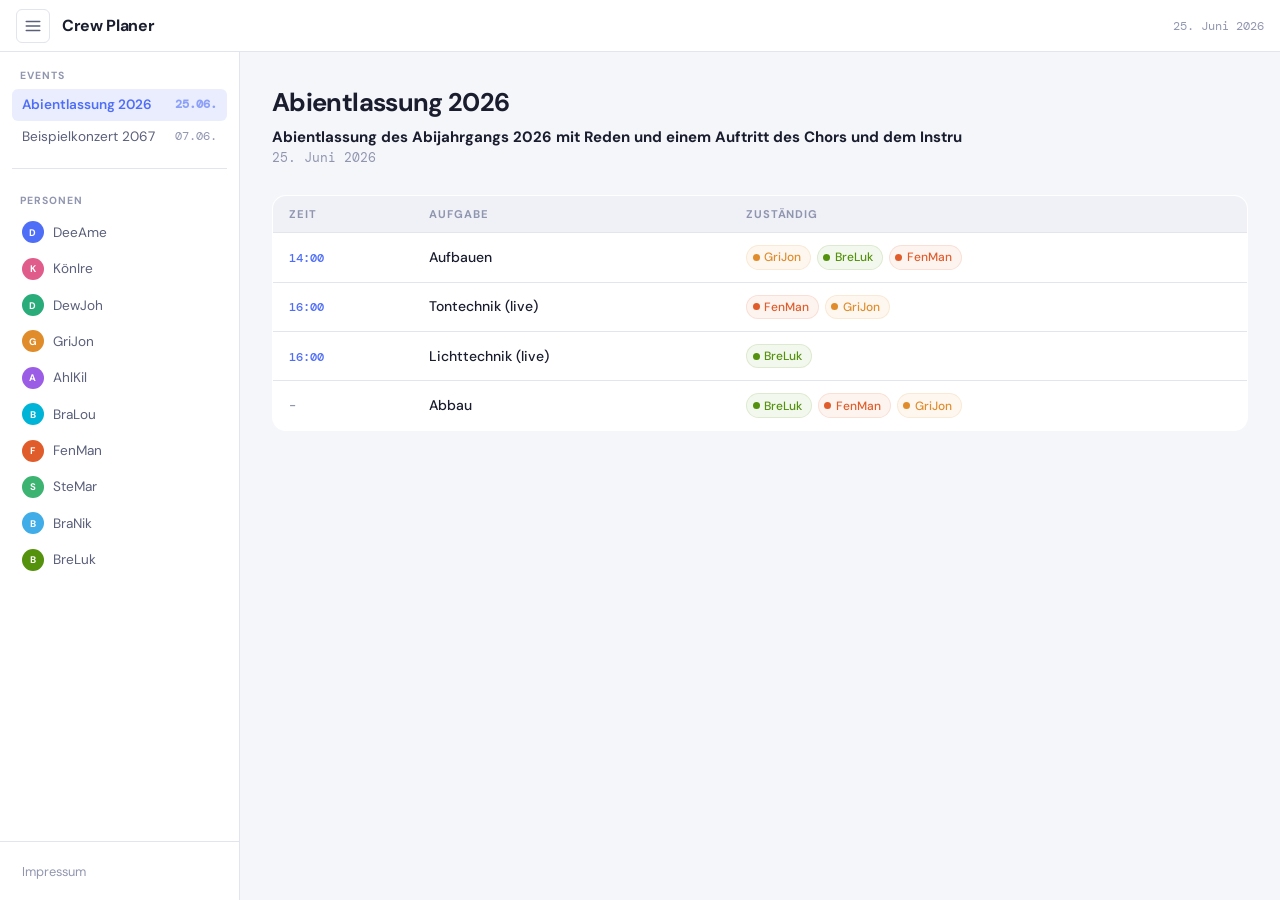
<file: index.html>
<!DOCTYPE html>
<html lang="de">
<head>
  <meta charset="UTF-8">
  <meta name="viewport" content="width=device-width, initial-scale=1.0">
  <title>FRG Event Plan</title>
  <link rel="preconnect" href="https://fonts.googleapis.com">
  <link rel="preconnect" href="https://fonts.gstatic.com" crossorigin>
  <link href="https://fonts.googleapis.com/css2?family=DM+Sans:wght@400;500;600;700&family=DM+Mono:wght@400;500&display=swap" rel="stylesheet">
  <link rel="stylesheet" href="style.css">
</head>
<body>
<div class="app">

  <!-- Header -->
  <header class="header">
    <button class="header-toggle" id="toggleSidebar" aria-label="Sidebar ein-/ausblenden">
      <svg viewBox="0 0 24 24" fill="none" stroke="currentColor" stroke-width="2" stroke-linecap="round">
        <line x1="3" y1="6" x2="21" y2="6"/>
        <line x1="3" y1="12" x2="21" y2="12"/>
        <line x1="3" y1="18" x2="21" y2="18"/>
      </svg>
    </button>
    <span class="header-title">Crew Planer</span>
    <span class="header-subtitle" id="headerMeta"></span>
  </header>

  <div class="body">

    <!-- Sidebar -->
    <nav class="sidebar" id="sidebar">

      <div class="sidebar-section">
        <div class="sidebar-label">Events</div>
        <div id="sidebarEvents"><p class="state-loading">Lädt…</p></div>
      </div>

      <div class="sidebar-divider"></div>

      <div class="sidebar-section">
        <div class="sidebar-label">Personen</div>
        <div id="sidebarPersons"><p class="state-loading">Lädt…</p></div>
      </div>

      <!-- Footer: Platz für Impressum etc. -->
      <div class="sidebar-footer">
        <a href="impressum.html" class="sidebar-btn">
          <span>Impressum</span>
        </a>
      </div>

    </nav>

    <!-- Main content area -->
    <main class="main" id="main">
      <div class="state-empty">
        <h3>Event auswählen</h3>
        <p>Wähle ein Event oder eine Person aus der Sidebar.</p>
      </div>
    </main>

  </div>
</div>

<script>
/* ── State ─────────────────────────────────────────── */
let data = null;
let sidebarOpen = true;
let activeEventId = null;
let activePersonId = null;

/* ── Boot ───────────────────────────────────────────── */
async function boot() {
  try {
    const res = await fetch('./data.json');
    if (!res.ok) throw new Error('HTTP ' + res.status);
    data = await res.json();
    buildSidebar();
    if (data.events.length > 0) showEvent(data.events[0].id);
  } catch (e) {
    document.getElementById('main').innerHTML =
      `<div class="state-error">Fehler beim Laden der data.json: ${e.message}</div>`;
  }
}

/* ── Sidebar ────────────────────────────────────────── */
function buildSidebar() {
  // Events
  document.getElementById('sidebarEvents').innerHTML = data.events.map(ev => `
    <button class="sidebar-btn" id="sb-ev-${ev.id}" onclick="showEvent('${ev.id}')">
      <span style="flex:1;overflow:hidden;text-overflow:ellipsis;white-space:nowrap">${ev.name}</span>
      <span class="sb-date">${formatDateShort(ev.date)}</span>
    </button>
  `).join('');

  // Persons
  document.getElementById('sidebarPersons').innerHTML = data.persons.map(p => `
    <button class="sidebar-btn" id="sb-p-${p.id}" onclick="showPerson('${p.id}')">
      <div class="sb-avatar" style="background:${p.color}">${initials(p.name)}</div>
      <span>${p.name}</span>
    </button>
  `).join('');
}

function setActive(elId) {
  document.querySelectorAll('.sidebar-btn').forEach(b => b.classList.remove('active'));
  const el = document.getElementById(elId);
  if (el) el.classList.add('active');
}

/* ── Toggle sidebar ─────────────────────────────────── */
document.getElementById('toggleSidebar').addEventListener('click', () => {
  sidebarOpen = !sidebarOpen;
  document.getElementById('sidebar').classList.toggle('collapsed', !sidebarOpen);
});

/* ── Event view ─────────────────────────────────────── */
function showEvent(id) {
  activeEventId = id;
  activePersonId = null;
  setActive('sb-ev-' + id);

  const ev = data.events.find(e => e.id === id);
  if (!ev) return;

  document.getElementById('headerMeta').textContent = formatDateLong(ev.date);

  const rows = ev.assignments.map(a => {
    const task = data.tasks.find(t => t.id === a.taskId);
    const chips = a.persons.map(pid => {
      const p = data.persons.find(x => x.id === pid);
      if (!p) return '';
      return `<button class="person-chip"
          style="color:${p.color};border-color:${p.color}22;background:${p.color}11"
          onclick="showPerson('${p.id}')"
          title="${p.name} – Profil anzeigen">
        <span class="person-chip-dot" style="background:${p.color}"></span>
        ${p.name}
      </button>`;
    }).join('');

    const timeCell = a.time
      ? `<span class="task-time">${a.time}</span>`
      : `<span class="task-time" style="color:var(--text-dim)">–</span>`;

    return `<tr>
      <td>${timeCell}</td>
      <td><span class="task-name">${task ? task.label : a.taskId}</span></td>
      <td><div class="person-chips">${chips}</div></td>
    </tr>`;
  }).join('');

  document.getElementById('main').innerHTML = `
    <div class="event-header">
      <h1>${ev.name}</h1>
      <h4>${ev.desc}</h4>
      <div class="event-date">${formatDateLong(ev.date)}</div>
    </div>

    <table class="task-table">
      <thead>
        <tr>
          <th>Zeit</th>
          <th>Aufgabe</th>
          <th>Zuständig</th>
        </tr>
      </thead>
      <tbody>${rows}</tbody>
    </table>
  `;

  // On mobile: close sidebar after selection
  if (window.innerWidth <= 680) {
    sidebarOpen = false;
    document.getElementById('sidebar').classList.add('collapsed');
  }
}

/* ── Person profile view ────────────────────────────── */
function showPerson(id) {
  activePersonId = id;
  setActive('sb-p-' + id);

  const person = data.persons.find(p => p.id === id);
  if (!person) return;

  // Count events this person is in
  const eventCount = data.events.filter(ev =>
    ev.assignments.some(a => a.persons.includes(id))
  ).length;

  document.getElementById('headerMeta').textContent = `${eventCount} Event${eventCount !== 1 ? 's' : ''}`;

  // Build per-event blocks
  const eventBlocks = data.events.map(ev => {
    const myTasks = ev.assignments.filter(a => a.persons.includes(id));
    if (myTasks.length === 0) return '';

    const taskRows = myTasks.map(a => {
      const task = data.tasks.find(t => t.id === a.taskId);
      const timeClass = a.time ? '' : ' no-time';
      const timeLabel = a.time ? a.time : '–';
      return `<div class="profile-task-row">
        <span class="profile-task-time${timeClass}">${timeLabel}</span>
        <span class="profile-task-label">${task ? task.label : a.taskId}</span>
      </div>`;
    }).join('');

    return `<div class="profile-event-block">
      <div class="profile-event-name">${ev.name} · ${formatDateLong(ev.date)}</div>
      <div class="profile-task-list">${taskRows}</div>
    </div>`;
  }).join('');

  const hasAnyTask = data.events.some(ev =>
    ev.assignments.some(a => a.persons.includes(id))
  );

  document.getElementById('main').innerHTML = `
    <div class="profile-header">
      <div class="profile-avatar" style="background:${person.color}">${initials(person.name)}</div>
      <div>
        <div class="profile-name">${person.name}</div>
        <div class="profile-meta">${eventCount} Event${eventCount !== 1 ? 's' : ''} eingeplant</div>
      </div>
      ${activeEventId ? `<button class="profile-back" onclick="showEvent('${activeEventId}')">← Zurück</button>` : ''}
    </div>

    ${hasAnyTask
      ? eventBlocks
      : '<p class="profile-no-tasks">Keine Aufgaben eingetragen.</p>'}
  `;

  if (window.innerWidth <= 680) {
    sidebarOpen = false;
    document.getElementById('sidebar').classList.add('collapsed');
  }
}

/* ── Helpers ─────────────────────────────────────────── */
function initials(name) {
  return name.split(' ').map(p => p[0]).join('').toUpperCase().slice(0, 2);
}

function formatDateShort(str) {
  const d = new Date(str + 'T00:00:00');
  return d.toLocaleDateString('de-DE', { day: '2-digit', month: '2-digit' });
}

function formatDateLong(str) {
  const d = new Date(str + 'T00:00:00');
  return d.toLocaleDateString('de-DE', { day: 'numeric', month: 'long', year: 'numeric' });
}

/* ── Start ───────────────────────────────────────────── */
boot();
</script>
</body>
</html>
</file>
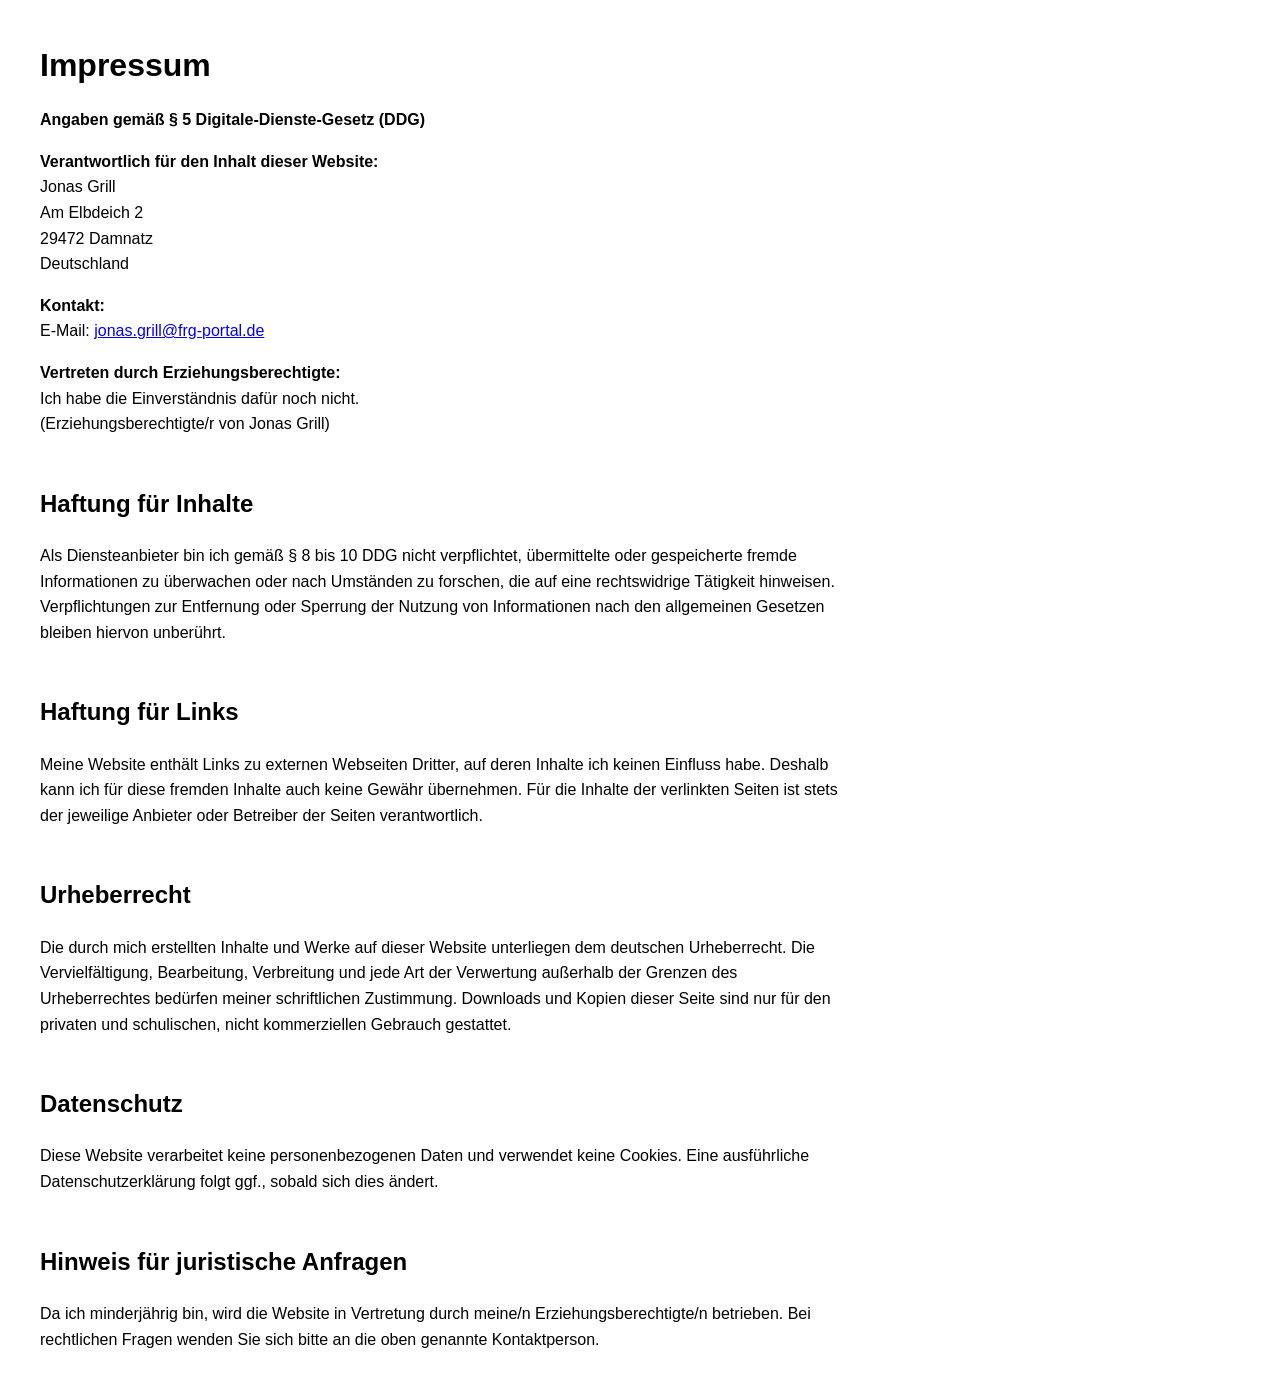
<file: impressum.html>
<!DOCTYPE html>
<html lang="de">
<head>
  <meta charset="UTF-8">
  <meta name="viewport" content="width=device-width, initial-scale=1.0">
  <title>Impressum</title>
  <style>
    body {
      font-family: sans-serif;
      margin: 40px;
      max-width: 800px;
      line-height: 1.6;
    }
    h1 {
      font-size: 2em;
      margin-bottom: 0.5em;
    }
    h2 {
      margin-top: 2em;
    }
  </style>
</head>
<body>

  <h1>Impressum</h1>

  <p><strong>Angaben gemäß § 5 Digitale-Dienste-Gesetz (DDG)</strong></p>

  <p><strong>Verantwortlich für den Inhalt dieser Website:</strong><br>
  Jonas Grill<br>
  Am Elbdeich 2<br>
  29472 Damnatz<br>
  Deutschland</p>

  <p><strong>Kontakt:</strong><br>
  E-Mail: <a href="mailto:jonas.grill@frg-portal.de">jonas.grill@frg-portal.de</a></p>

  <p><strong>Vertreten durch Erziehungsberechtigte:</strong><br>
  Ich habe die Einverständnis dafür noch nicht.<br>
  (Erziehungsberechtigte/r von Jonas Grill)</p>

  <h2>Haftung für Inhalte</h2>
  <p>
    Als Diensteanbieter bin ich gemäß § 8 bis 10 DDG nicht verpflichtet, übermittelte oder gespeicherte fremde Informationen zu überwachen
    oder nach Umständen zu forschen, die auf eine rechtswidrige Tätigkeit hinweisen. Verpflichtungen zur Entfernung oder Sperrung der Nutzung
    von Informationen nach den allgemeinen Gesetzen bleiben hiervon unberührt.
  </p>

  <h2>Haftung für Links</h2>
  <p>
    Meine Website enthält Links zu externen Webseiten Dritter, auf deren Inhalte ich keinen Einfluss habe.
    Deshalb kann ich für diese fremden Inhalte auch keine Gewähr übernehmen. Für die Inhalte der verlinkten Seiten
    ist stets der jeweilige Anbieter oder Betreiber der Seiten verantwortlich.
  </p>

  <h2>Urheberrecht</h2>
  <p>
    Die durch mich erstellten Inhalte und Werke auf dieser Website unterliegen dem deutschen Urheberrecht.
    Die Vervielfältigung, Bearbeitung, Verbreitung und jede Art der Verwertung außerhalb der Grenzen des Urheberrechtes
    bedürfen meiner schriftlichen Zustimmung. Downloads und Kopien dieser Seite sind nur für den privaten und schulischen,
    nicht kommerziellen Gebrauch gestattet.
  </p>

  <h2>Datenschutz</h2>
  <p>
    Diese Website verarbeitet keine personenbezogenen Daten und verwendet keine Cookies.
    Eine ausführliche Datenschutzerklärung folgt ggf., sobald sich dies ändert.
  </p>

  <h2>Hinweis für juristische Anfragen</h2>
  <p>
    Da ich minderjährig bin, wird die Website in Vertretung durch meine/n Erziehungsberechtigte/n betrieben.
    Bei rechtlichen Fragen wenden Sie sich bitte an die oben genannte Kontaktperson.
  </p>

</body>
</html>
</file>
<file: style.css>
/* ── Reset & base ──────────────────────────────────── */
*, *::before, *::after { box-sizing: border-box; margin: 0; padding: 0; }

:root {
  --indigo:      #4f6ef7;
  --indigo-dim:  rgba(79,110,247,0.12);
  --indigo-mid:  rgba(79,110,247,0.25);

  --bg:          #f5f6fa;
  --surface:     #ffffff;
  --surface-2:   #f0f1f7;

  --border:      #e2e4ee;
  --border-mid:  #c8cbdc;

  --text:        #1a1d2e;
  --text-muted:  #5a5f7a;
  --text-dim:    #9196b0;

  --radius-sm:   6px;
  --radius-md:   10px;
  --radius-lg:   14px;

  --sidebar-w:   240px;
  --header-h:    52px;
}

body {
  font-family: 'DM Sans', sans-serif;
  background: var(--bg);
  color: var(--text);
  min-height: 100vh;
  font-size: 15px;
  line-height: 1.5;
}

button { cursor: pointer; font-family: inherit; }
a { color: inherit; text-decoration: none; }

/* ── Layout shell ──────────────────────────────────── */
.app { display: flex; flex-direction: column; min-height: 100vh; }

/* ── Header ────────────────────────────────────────── */
.header {
  height: var(--header-h);
  background: var(--surface);
  border-bottom: 1px solid var(--border);
  display: flex;
  align-items: center;
  padding: 0 1rem;
  gap: 0.75rem;
  position: sticky;
  top: 0;
  z-index: 100;
}

.header-toggle {
  background: none;
  border: 1px solid var(--border);
  border-radius: var(--radius-sm);
  width: 34px; height: 34px;
  display: flex; align-items: center; justify-content: center;
  color: var(--text-muted);
  flex-shrink: 0;
  transition: background 0.15s, border-color 0.15s;
}
.header-toggle:hover { background: var(--surface-2); border-color: var(--border-mid); }
.header-toggle svg { width: 18px; height: 18px; }

.header-title {
  font-size: 1rem;
  font-weight: 700;
  letter-spacing: -0.02em;
  color: var(--text);
}

.header-subtitle {
  font-size: 0.75rem;
  color: var(--text-dim);
  font-family: 'DM Mono', monospace;
  margin-left: auto;
}

/* ── Body (sidebar + main) ─────────────────────────── */
.body {
  display: flex;
  flex: 1;
  overflow: hidden;
  position: relative;
}

/* ── Sidebar ───────────────────────────────────────── */
.sidebar {
  width: var(--sidebar-w);
  background: var(--surface);
  border-right: 1px solid var(--border);
  display: flex;
  flex-direction: column;
  overflow-y: auto;
  flex-shrink: 0;
  transition: transform 0.22s ease, width 0.22s ease;
}

.sidebar.collapsed {
  transform: translateX(calc(-1 * var(--sidebar-w)));
  width: 0;
  overflow: hidden;
  border-right: none;
}

.sidebar-section { padding: 1rem 0.75rem 0.5rem; }

.sidebar-label {
  font-size: 0.65rem;
  font-weight: 700;
  text-transform: uppercase;
  letter-spacing: 0.1em;
  color: var(--text-dim);
  padding: 0 0.5rem;
  margin-bottom: 0.35rem;
}

.sidebar-btn {
  display: flex;
  align-items: center;
  gap: 0.6rem;
  width: 100%;
  background: none;
  border: none;
  border-radius: var(--radius-sm);
  padding: 0.45rem 0.6rem;
  color: var(--text-muted);
  font-size: 0.85rem;
  text-align: left;
  transition: background 0.13s, color 0.13s;
  white-space: nowrap;
  overflow: hidden;
}
.sidebar-btn:hover { background: var(--surface-2); color: var(--text); }
.sidebar-btn.active {
  background: var(--indigo-dim);
  color: var(--indigo);
  font-weight: 600;
}

.sidebar-btn .sb-dot {
  width: 8px; height: 8px;
  border-radius: 50%;
  flex-shrink: 0;
}

.sidebar-btn .sb-date {
  font-family: 'DM Mono', monospace;
  font-size: 0.72rem;
  color: var(--text-dim);
  margin-left: auto;
}
.sidebar-btn.active .sb-date { color: var(--indigo); opacity: 0.6; }

.sidebar-divider {
  height: 1px;
  background: var(--border);
  margin: 0.5rem 0.75rem;
}

.sidebar-footer {
  margin-top: auto;
  padding: 0.75rem;
  border-top: 1px solid var(--border);
}
.sidebar-footer .sidebar-btn { color: var(--text-dim); font-size: 0.8rem; }

/* Person avatar dot in sidebar */
.sb-avatar {
  width: 22px; height: 22px;
  border-radius: 50%;
  display: flex; align-items: center; justify-content: center;
  font-size: 0.6rem;
  font-weight: 700;
  color: white;
  flex-shrink: 0;
}

/* ── Main content ──────────────────────────────────── */
.main {
  flex: 1;
  overflow-y: auto;
  padding: 2rem;
}

/* ── View: Event overview ──────────────────────────── */
.event-header { margin-bottom: 1.75rem; }
.event-header h1 {
  font-size: 1.6rem;
  font-weight: 700;
  letter-spacing: -0.025em;
  margin-bottom: 0.2rem;
}
.event-header .event-date {
  font-family: 'DM Mono', monospace;
  font-size: 0.8rem;
  color: var(--text-dim);
}

/* Task table */
.task-table {
  width: 100%;
  border-collapse: collapse;
  background: var(--surface);
  border-radius: var(--radius-lg);
  overflow: hidden;
  border: 1px solid var(--border);
  font-size: 0.875rem;
}

.task-table thead tr {
  background: var(--surface-2);
  border-bottom: 1px solid var(--border);
}

.task-table th {
  padding: 0.6rem 1rem;
  text-align: left;
  font-size: 0.7rem;
  font-weight: 700;
  text-transform: uppercase;
  letter-spacing: 0.08em;
  color: var(--text-dim);
  white-space: nowrap;
}

.task-table td {
  padding: 0.75rem 1rem;
  border-bottom: 1px solid var(--border);
  vertical-align: middle;
}

.task-table tbody tr:last-child td { border-bottom: none; }

.task-table tbody tr:hover { background: var(--surface-2); }

.task-time {
  font-family: 'DM Mono', monospace;
  font-size: 0.78rem;
  color: var(--indigo);
  white-space: nowrap;
  font-weight: 500;
}

.task-name { font-weight: 500; color: var(--text); }

/* Person chips in task row */
.person-chips {
  display: flex;
  flex-wrap: wrap;
  gap: 0.35rem;
}

.person-chip {
  display: inline-flex;
  align-items: center;
  gap: 0.3rem;
  border-radius: 99px;
  padding: 0.2rem 0.55rem 0.2rem 0.35rem;
  font-size: 0.75rem;
  font-weight: 500;
  border: 1.5px solid;
  white-space: nowrap;
  cursor: pointer;
  transition: opacity 0.15s;
  background: transparent;
}
.person-chip:hover { opacity: 0.75; }

.person-chip-dot {
  width: 7px; height: 7px;
  border-radius: 50%;
}

/* ── View: Person profile ──────────────────────────── */
.profile-header {
  display: flex;
  align-items: center;
  gap: 1rem;
  margin-bottom: 2rem;
}

.profile-avatar {
  width: 52px; height: 52px;
  border-radius: 50%;
  display: flex; align-items: center; justify-content: center;
  font-size: 1.1rem;
  font-weight: 700;
  color: white;
  flex-shrink: 0;
}

.profile-name {
  font-size: 1.5rem;
  font-weight: 700;
  letter-spacing: -0.02em;
}

.profile-meta {
  font-size: 0.8rem;
  color: var(--text-dim);
  margin-top: 0.1rem;
}

.profile-back {
  margin-left: auto;
  background: none;
  border: 1px solid var(--border);
  border-radius: var(--radius-sm);
  padding: 0.4rem 0.85rem;
  font-size: 0.8rem;
  color: var(--text-muted);
  transition: background 0.13s, border-color 0.13s;
}
.profile-back:hover { background: var(--surface-2); border-color: var(--border-mid); }

/* Per-event block in profile */
.profile-event-block {
  margin-bottom: 1.5rem;
}

.profile-event-name {
  font-size: 0.7rem;
  font-weight: 700;
  text-transform: uppercase;
  letter-spacing: 0.09em;
  color: var(--text-dim);
  margin-bottom: 0.6rem;
}

.profile-task-list {
  background: var(--surface);
  border: 1px solid var(--border);
  border-radius: var(--radius-lg);
  overflow: hidden;
}

.profile-task-row {
  display: flex;
  align-items: center;
  gap: 1rem;
  padding: 0.75rem 1.1rem;
  border-bottom: 1px solid var(--border);
}
.profile-task-row:last-child { border-bottom: none; }

.profile-task-time {
  font-family: 'DM Mono', monospace;
  font-size: 0.78rem;
  color: var(--indigo);
  font-weight: 500;
  min-width: 46px;
  flex-shrink: 0;
}

.profile-task-time.no-time { color: var(--text-dim); }

.profile-task-label { font-weight: 500; font-size: 0.875rem; flex: 1; }

.profile-no-tasks {
  color: var(--text-dim);
  font-size: 0.85rem;
  font-style: italic;
  padding: 1rem;
}

/* ── Empty / loading states ────────────────────────── */
.state-empty {
  display: flex;
  flex-direction: column;
  align-items: center;
  justify-content: center;
  height: 50vh;
  text-align: center;
  color: var(--text-dim);
  gap: 0.5rem;
}
.state-empty h3 { font-size: 1rem; font-weight: 600; color: var(--text-muted); }
.state-empty p  { font-size: 0.85rem; }

.state-loading { color: var(--text-dim); padding: 2rem; text-align: center; font-size: 0.85rem; }

.state-error {
  background: #fef2f2;
  border: 1px solid #fecaca;
  color: #b91c1c;
  border-radius: var(--radius-md);
  padding: 1rem 1.25rem;
  font-size: 0.85rem;
  margin-bottom: 1rem;
}

/* ── Mobile ────────────────────────────────────────── */
@media (max-width: 680px) {
  :root { --sidebar-w: 100vw; }

  .sidebar {
    position: fixed;
    top: var(--header-h);
    left: 0;
    height: calc(100vh - var(--header-h));
    z-index: 90;
    box-shadow: 4px 0 20px rgba(0,0,0,0.08);
  }

  .sidebar.collapsed {
    transform: translateX(-100%);
    width: var(--sidebar-w);
  }

  .main { padding: 1.25rem; }

  .task-table th:last-child,
  .task-table td:last-child { display: none; }
}

@media (max-width: 400px) {
  .task-table th:nth-child(2),
  .task-table td:nth-child(2) { display: none; }
}
</file>
